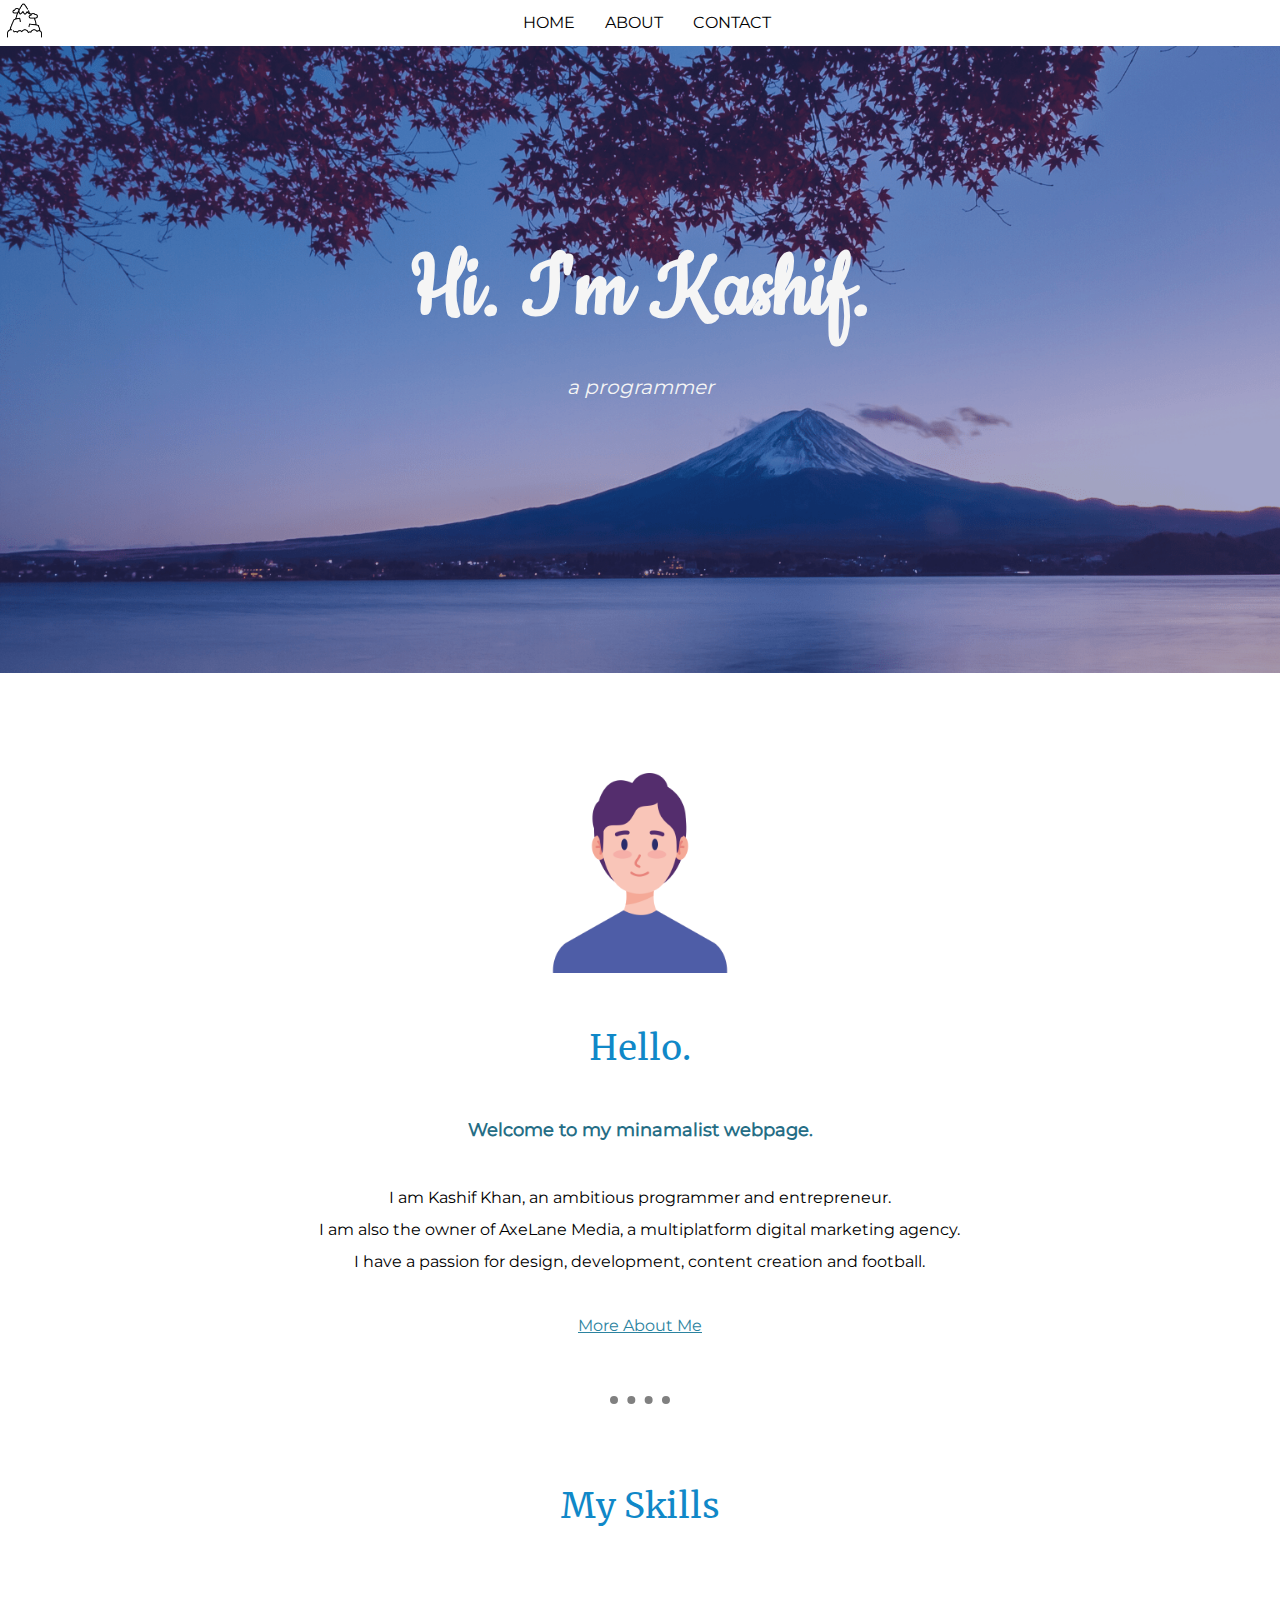
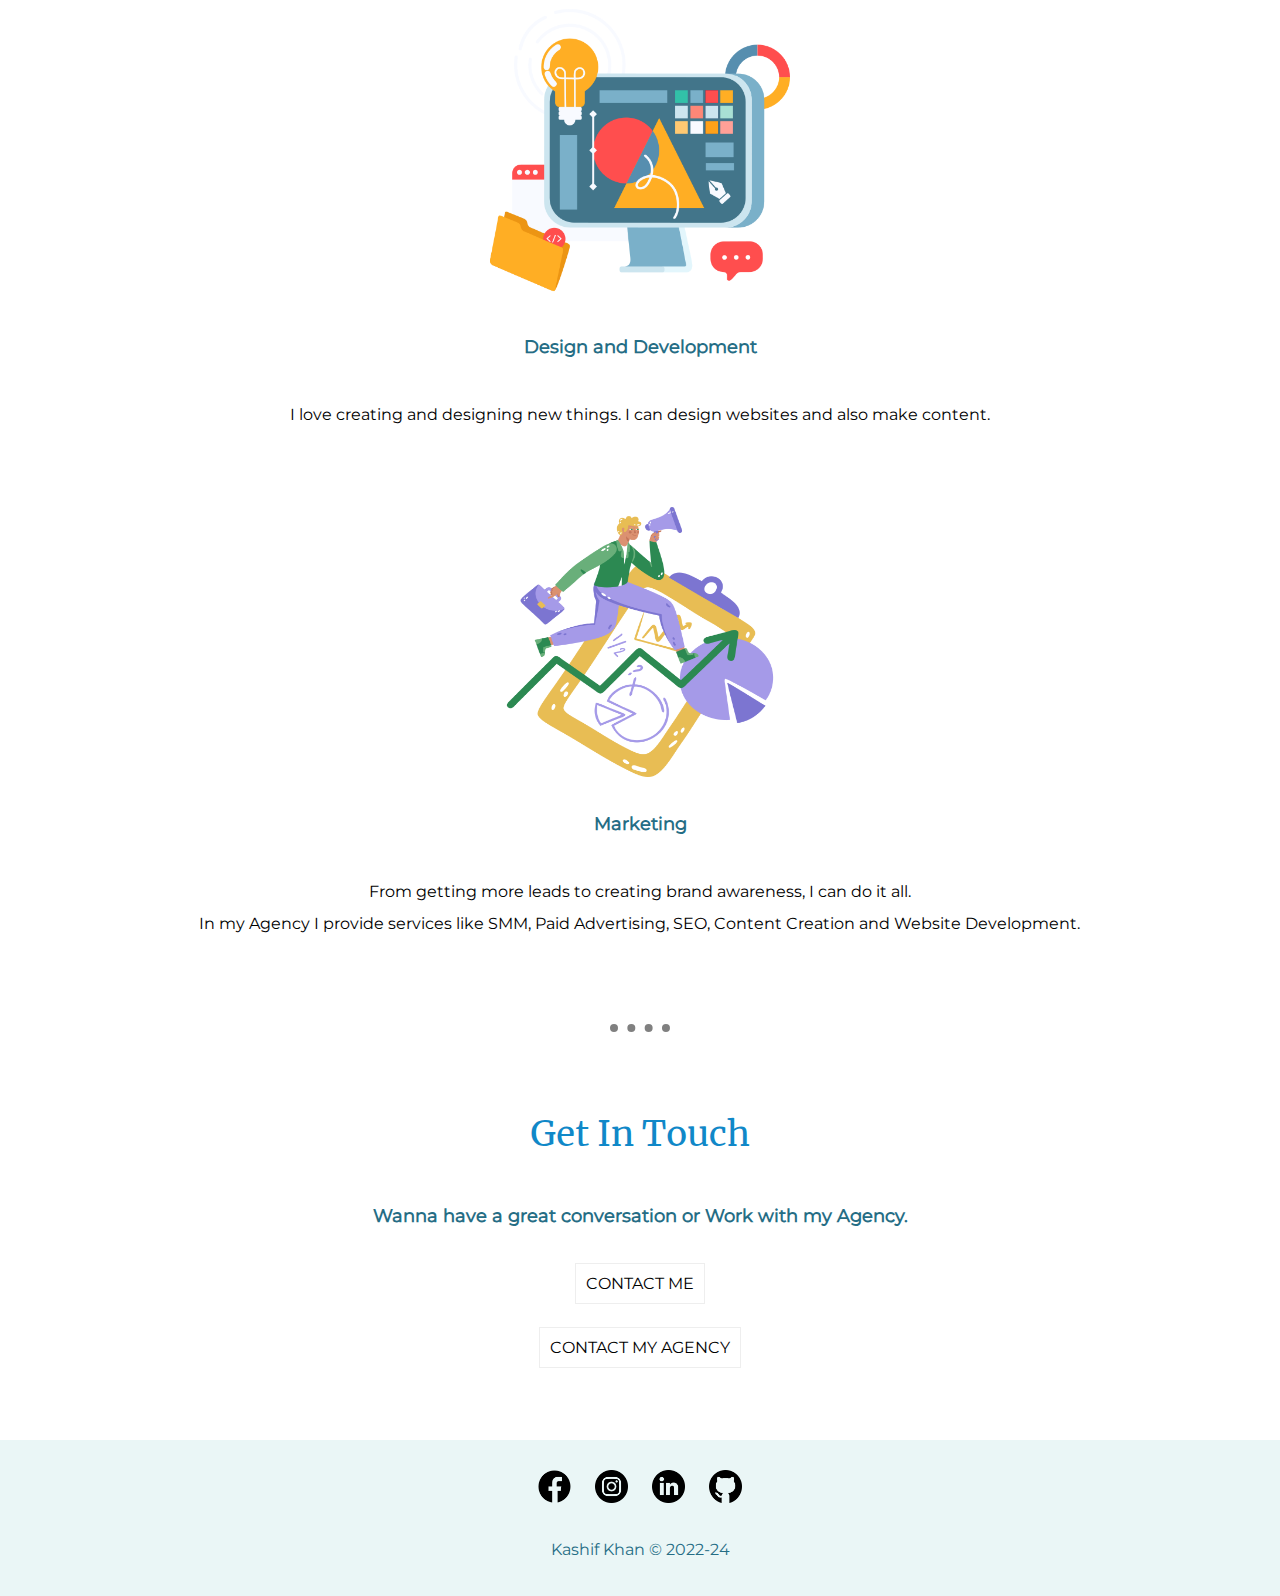
<file: index.html>
<!DOCTYPE html>
<html lang="en">

<head>
    <meta charset="UTF-8">
    <meta http-equiv="X-UA-Compatible" content="IE=edge">
    <meta name="viewport" content="width=device-width, initial-scale=1.0">
    <title>Kashif Khan</title>

    <!--CSS external link-->
    <link rel="stylesheet" href="./css/styles.css">
    <!--CSS external link-->

    <!--FAVICON-->
    <link rel="icon" href="./img/1.png">
    <!--FAVICON-->

</head>

<body>
    <div class="navbar">
        <div class="mount-icon"><a class="homebtn" href="#topcontainer"><img src="./img/mountain.png" alt="homebtn"></a>
        </div>
        <a class="navbtn" href="#topcontainer">HOME</a>
        <a class="navbtn" href="#middlecontainer">ABOUT</a>
        <a class="navbtn" href="#contactme">CONTACT</a>
    </div>

    <div id="topcontainer">

        <h1 class="foreground">Hi. I'm Kashif.</h1>
        <h2 class="para1 foreground"><i>a <b>pro</b>grammer</i></h2>

    </div>

    <div id="middlecontainer">
        <div class="profile">
            <img class="avatar" src="./img/boy.png" alt="avatar">
            <h2>Hello.</h2>
            <h3>Welcome to my minamalist webpage.</h3>
            <p>
                I am Kashif Khan, an ambitious programmer and entrepreneur.<br>
                I am also the owner of AxeLane Media, a multiplatform digital marketing agency.<br>
                I have a passion for design, development, content creation and football.
            </p>
            <p>
                <a class="bluelink" href="./More About Me.html">More About Me</a>

            </p>
        </div>
        <hr>
        <div id="skills">
            <h2>My Skills</h2>
            <div class="skillrow">
                <img class="laptop" src="./img/design-software.png" alt="computer-img">
                <h3>Design and Development</h3>
                <p>I love creating and designing new things.
                    I can design websites and also make content.</p>
            </div>
            <div class="skillrow">

                <img class="marketing" src="./img/business-report.png" alt="marketing-img">
                <h3>Marketing</h3>

                <p>From getting more leads to creating brand awareness,
                    I can do it all.<br> In my Agency I provide services like SMM,
                    Paid Advertising, SEO, Content Creation and Website Development.</p>


            </div>
        </div>
        <hr>
        <div id="contactme">
            <h2>Get In Touch</h2>

            <h3>Wanna have a great conversation or <strong>Work</strong> with my Agency.</h3>

            <p><a class="btn" href="mailto:kh4nkashif@email.com">CONTACT ME</a></p>

            <p><a class="btn" href="mailto:axelanemedia@gmail.com">CONTACT MY AGENCY</a></p>

        </div>
    </div>

    <div class="bottomcontainer">

        <a href="https://www.facebook.com/kh4nkashif/" style="text-decoration: none;">
            <img class="smicon" src="./img/facebook.png" alt="fb-icon">
        </a>
        <a href="https://www.instagram.com/kh4nkashif/?hl=en" style="text-decoration: none;">
            <img class="smicon" src="./img/instagram.png" alt="instagram-icon">
        </a>
        <a href="https://www.linkedin.com/in/kashif-khan-39a0a7247/" style="text-decoration: none;">
            <img class="smicon" src="./img/linkedin.png" alt="linekdin-icon">
        </a>
        <a href="https://github.com/kh4nkashif" style="text-decoration: none;">
            <img class="smicon" src="./img/github.png" alt="githib-icon">
        </a>


        <div class="lastpara">Kashif Khan © 2022-24</div>
    </div>

</body>

</html>
</file>
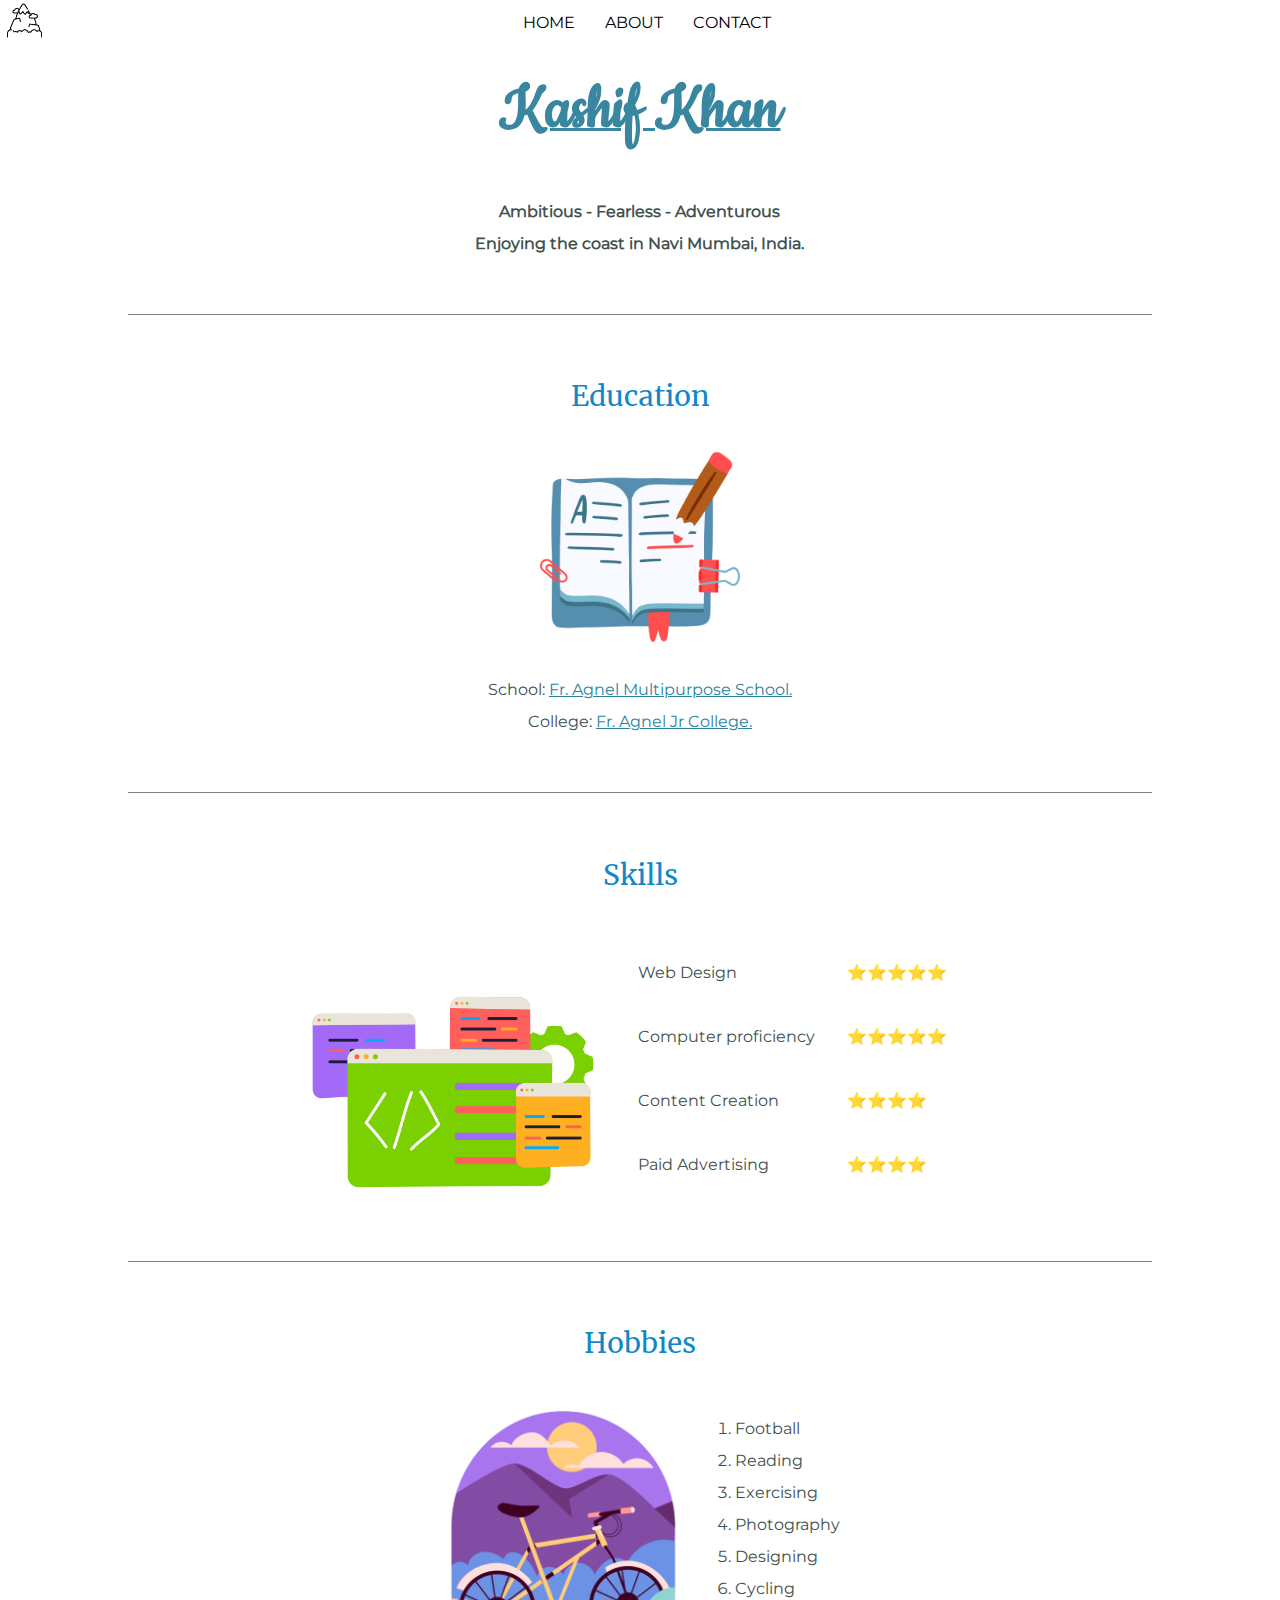
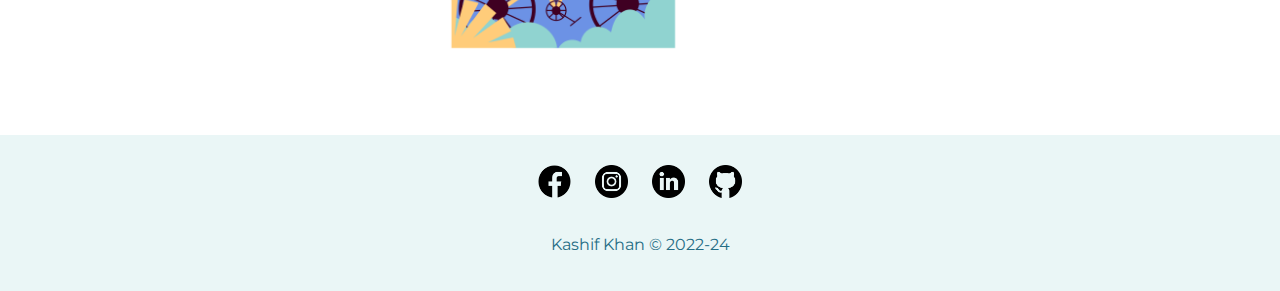
<file: More About Me.html>
<!DOCTYPE html>
<html lang="en">

<head>
  <meta charset="UTF-8">
  <meta http-equiv="X-UA-Compatible" content="IE=edge">
  <meta name="viewport" content="width=device-width, initial-scale=1.0">
  <title>Kashif Khan</title>
  <link rel="stylesheet" href="./css/styles.css">
  <link rel="icon" href="./img/1.png">
  <style>
    body {
      font-family: 'Montserrat';
      color: #40514e;
      margin: 0px;
      margin-top: 0px;
      text-align: center;
      line-height: 2;

    }

    p {
      padding-bottom: 30px;
    }

    .moreabout {
      padding-top: 30px;

    }

    table {
      display: inline-block;
      text-align: left;
      padding-bottom: 30px;
    }

    h1 {
      font-family: 'Cookie';
      color: #3986a0;
      font-size: 70px;
      text-align: center;
      margin-bottom: 0px;
      text-decoration: underline 3px;
      padding-bottom: 0px;

    }

    h2 {
      font-family: 'Merriweather';
      color: #1088c8;
      font-weight: lighter;
      font-size: 28px;
      padding-top: 30px;

    }

    hr {
      padding-top: none;
      border-top-style: solid;
      border-width: 1px;
      width: 80%;
    }

    .tophr {
      padding-top: none;
      border-top-style: solid;
      border-width: 1px;
      width: 80%;

    }
  </style>

</head>

<body>
  <div class="navbar">
    <div class="mount-icon"><a class="homebtn" href="./#topcontainer"><img src="./img/mountain.png" alt="homebtn"></a>
    </div>
    <a class="navbtn" href="./#topcontainer">HOME</a>
    <a class="navbtn" href="./#middlecontainer">ABOUT</a>
    <a class="navbtn" href="./#contactme">CONTACT</a>
  </div>
  <div class="moreabout">
    <h1>Kashif Khan</h1>
    <p>
      <b>Ambitious - Fearless - Adventurous </b><br>
      <b>Enjoying the coast in Navi Mumbai, India.</b>
    </p>

    <hr class="tophr">
    <h2>Education</h2>
    <img src="./img/studying.png" alt="studying-img" width="200px">
    <p class="education">
      School: <a class="bluelink" href="https://www.agnelhamara.net/" target="_blank">Fr. Agnel Multipurpose
        School.</a>
      <br>
      College: <a class="bluelink" href="https://www.agnelhamara.net/" target="_blank">Fr. Agnel Jr
        College.</a>
      <br>
    </p>
    <hr>
    <h2>Skills</h2>
    <img src="./img/web-programming.png" alt="web-programming" width="300px" style="opacity: .8s;">
    <table cellspacing="30">
      <tr>
        <td>Web Design</td>
        <td>⭐⭐⭐⭐⭐</td>
      </tr>
      <tr>
        <td>Computer proficiency</td>
        <td>⭐⭐⭐⭐⭐</td>
      </tr>
      <tr>
        <td>Content Creation</td>
        <td>⭐⭐⭐⭐</td>
      </tr>
      <tr>
        <td>Paid Advertising</td>
        <td>⭐⭐⭐⭐</td>
      </tr>
    </table>
    <hr>
    <h2>Hobbies</h2>
    <img src="./img/mountain-bike.png" alt="soccer-img" height="250px" style="opacity: .8s;">
    <table>
      <tr>
        <td>
          <ol>
            <li>Football</li>
            <li>Reading</li>
            <li>Exercising</li>
            <li>Photography</li>
            <li>Designing</li>
            <li>Cycling</li>
          </ol>
        </td>
      </tr>
    </table>
  </div>

  <div class="bottomcontainer" style="margin-top: 70px;">

    <a href="https://www.facebook.com/kh4nkashif/" style="text-decoration: none;">
      <img class="smicon" src="./img/facebook.png" alt="fb-icon">
    </a>
    <a href="https://www.instagram.com/kh4nkashif/?hl=en" style="text-decoration: none;">
      <img class="smicon" src="./img/instagram.png" alt="instagram-icon">
    </a>
    <a href="https://www.linkedin.com/in/kashif-khan-39a0a7247/" style="text-decoration: none;">
      <img class="smicon" src="./img/linkedin.png" alt="linekdin-icon">
    </a>
    <a href="https://github.com/kh4nkashif" style="text-decoration: none;">
      <img class="smicon" src="./img/github.png" alt="githib-icon">
    </a>


    <div class="lastpara">Kashif Khan © 2022-24</div>
  </div>
</body>

</html>
</file>
<file: css/styles.css>
/*-----------------------------------FONTS--------------------------------*/
@font-face {
    font-family: 'Montserrat';
    src: url(../fonts/Montserrat-Regular.ttf);
}

@font-face {
    font-family: 'Cookie';
    src: url(../fonts/Cookie-Regular.ttf);
}

@font-face {
    font-family: 'Merriweather';
    src: url(../fonts/Merriweather-Regular.ttf);
}

/*-----------------------------------FONTS--------------------------------*/

/*-----------------------------------FULL BODY--------------------------------*/
body {
    text-align: center;
    margin: 0px;
    padding: 0px;
    font-family: 'Montserrat', sans-serif;
    line-height: 2;

}

hr {

    border-style: none;
    border-top-style: dotted;
    border-width: 8px;
    width: 60px;
    color: gray;

}

p {
    width: 90.2%;
    display: inline-block;

}

h1 {
    font-family: 'Cookie', cursive;
    font-size: 100px;
    margin: 0px;
    color: whitesmoke;
    padding: 10px;
    opacity: none;

}

h2 {
    color: #1088c8;
    font-size: 35px;
    font-family: 'Merriweather', serif;
    font-weight: lighter;

}

h3 {
    color: #256D85;
    font-size: large;
    font-family: 'Montserrat', sans-serif;

}


/*-----------------------------------FULL BODY--------------------------------*/

/*-------------------------------------NAVBAR---------------------------------*/
.navbar {
    line-height: 2;
    background-color: white;
    text-align: center;
    padding: 7px;
    margin: 0px;
    position: fixed;
    width: 100%;
    z-index: 1000;
}


/* homebutton image(mountain.png)*/
.homebtn img {
    position: relative;
    top: 8px;
    transition: all ease 0.5s;
    width: 35px;
    margin: none;
}

.homebtn img:hover {
    transform: scale(1.2);
}

.mount-icon {
    text-align: start;
    padding: 0px;
    margin: 0px;
    position: absolute;
    bottom: 5px;
}

/* homebutton image(mountain.png)*/

/*Links*/

.navbtn {
    text-decoration: none;
    font-family: 'Montserrat', sans-serif;
    padding: 0px 1% 0px 1%;
}

.navbtn:link {
    color: black;
    text-decoration: none;

}

.navbtn:visited {
    color: black;

}

.navbtn:hover {
    color: #1199e1;
    text-decoration: overline;
    font-weight: bold;

}

/*Links*/
/*-------------------------------------NAVBAR-------------------------------*/

/*---------------------------------TOPCONTAINER------------------------------*/
#topcontainer {
    width: 100%;
    height: 100%;
    max-height: fit-content;
    padding-top: 230px;
    padding-bottom: 270px;
    line-height: 1;
    background-image: url(../img/web\ background-min.png);
    background-repeat: no-repeat;
    background-attachment: fixed;
    background-size: cover;
    scroll-behavior: smooth;

}

.para1 {
    font-family: 'Montserrat';
    font-size: 20px;
    color: whitesmoke;
    top: 10px;

}

.foreground {
    position: relative;
    z-index: 1;
}

/*----------------------------TOPCONTAINER-----------------------------------*/

/*----------------------------MIDDLE CONTAINER-------------------------------*/
#middlecontainer {
    padding-bottom: 30px;
    padding-top: 100px;

}

/*--------------PROFILE---------------*/
.profile {

    padding-bottom: 30px;
}

/*Images*/
.avatar {
    width: 200px;
}

/*Images*/
/*Links*/
.bluelink {
    font-family: 'Montserrat', sans-serif;
}

.bluelink:link {
    color: #2c83a0;

}

.bluelink:visited {
    color: #2c83a0;
}

.bluelink:hover {
    color: #1199e1;

}

/*Links*/
/*--------------PROFILE-----------------*/
/*--------------SKILLROW----------------*/
#skills {
    padding-top: 30px;
    padding-bottom: 30px;

}

.skillrow {

    padding-top: 30px;
    padding-bottom: 30px;

}

/*Images*/
.laptop {
    width: 300px;
    height: 300px;

}

.marketing {
    height: 270px;
    width: 300px;

}

/*Images*/
/*--------------SKILLROW----------------*/
/*--------------CONTACT ME--------------*/
#contactme {
    padding-top: 30px;
    padding-bottom: 30px;

}

/*Links*/
.btn {
    color: black;
    text-decoration: none;
    border: 1px groove;
    padding: 10px;
    text-decoration: solid;
    padding: auto 10px auto 10px;
    margin: none;
    font-family: 'Montserrat', sans-serif;
}

.btn:hover {
    background-color: black;
    color: white;
    font-size: 18px;
    transition: .3s;

}

/*Links*/
/*-------------CONTACT ME---------------*/
/*---------------------------MIDDLE CONTAINER-----------------------------------*/

/*------------------------------BOTTOM CONTAINER--------------------------------*/
.bottomcontainer {
    background-color: #eaf6f6;
    margin: 0px;
    padding: 20px;

}

.smicon {
    width: 33px;
    padding: 10px;

}

.smicon:hover {
    transform: scale(1.2);
    transition: .3s;

}

.lastpara {
    color: #256D85;
    padding: 10px;

}

/*---------------------------------BOTTOM CONTAINER--------------------------------*/
</file>
